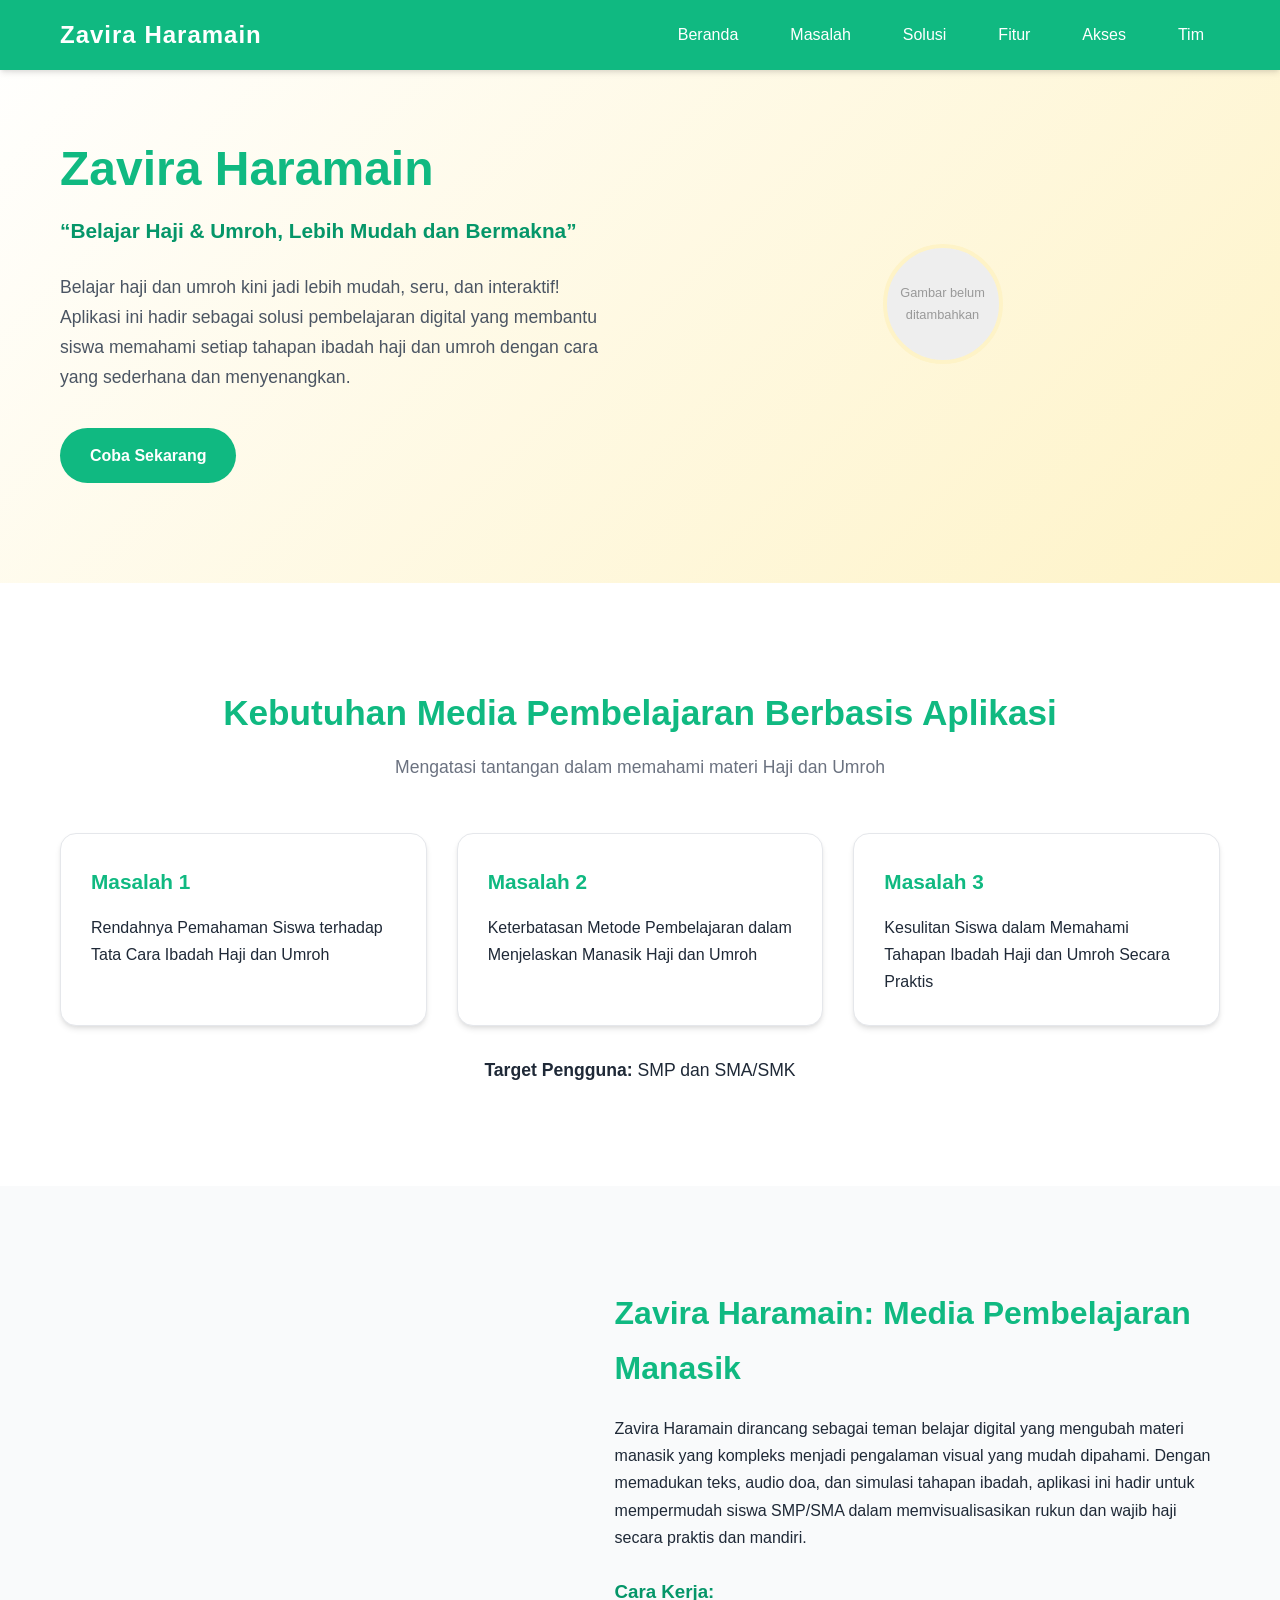
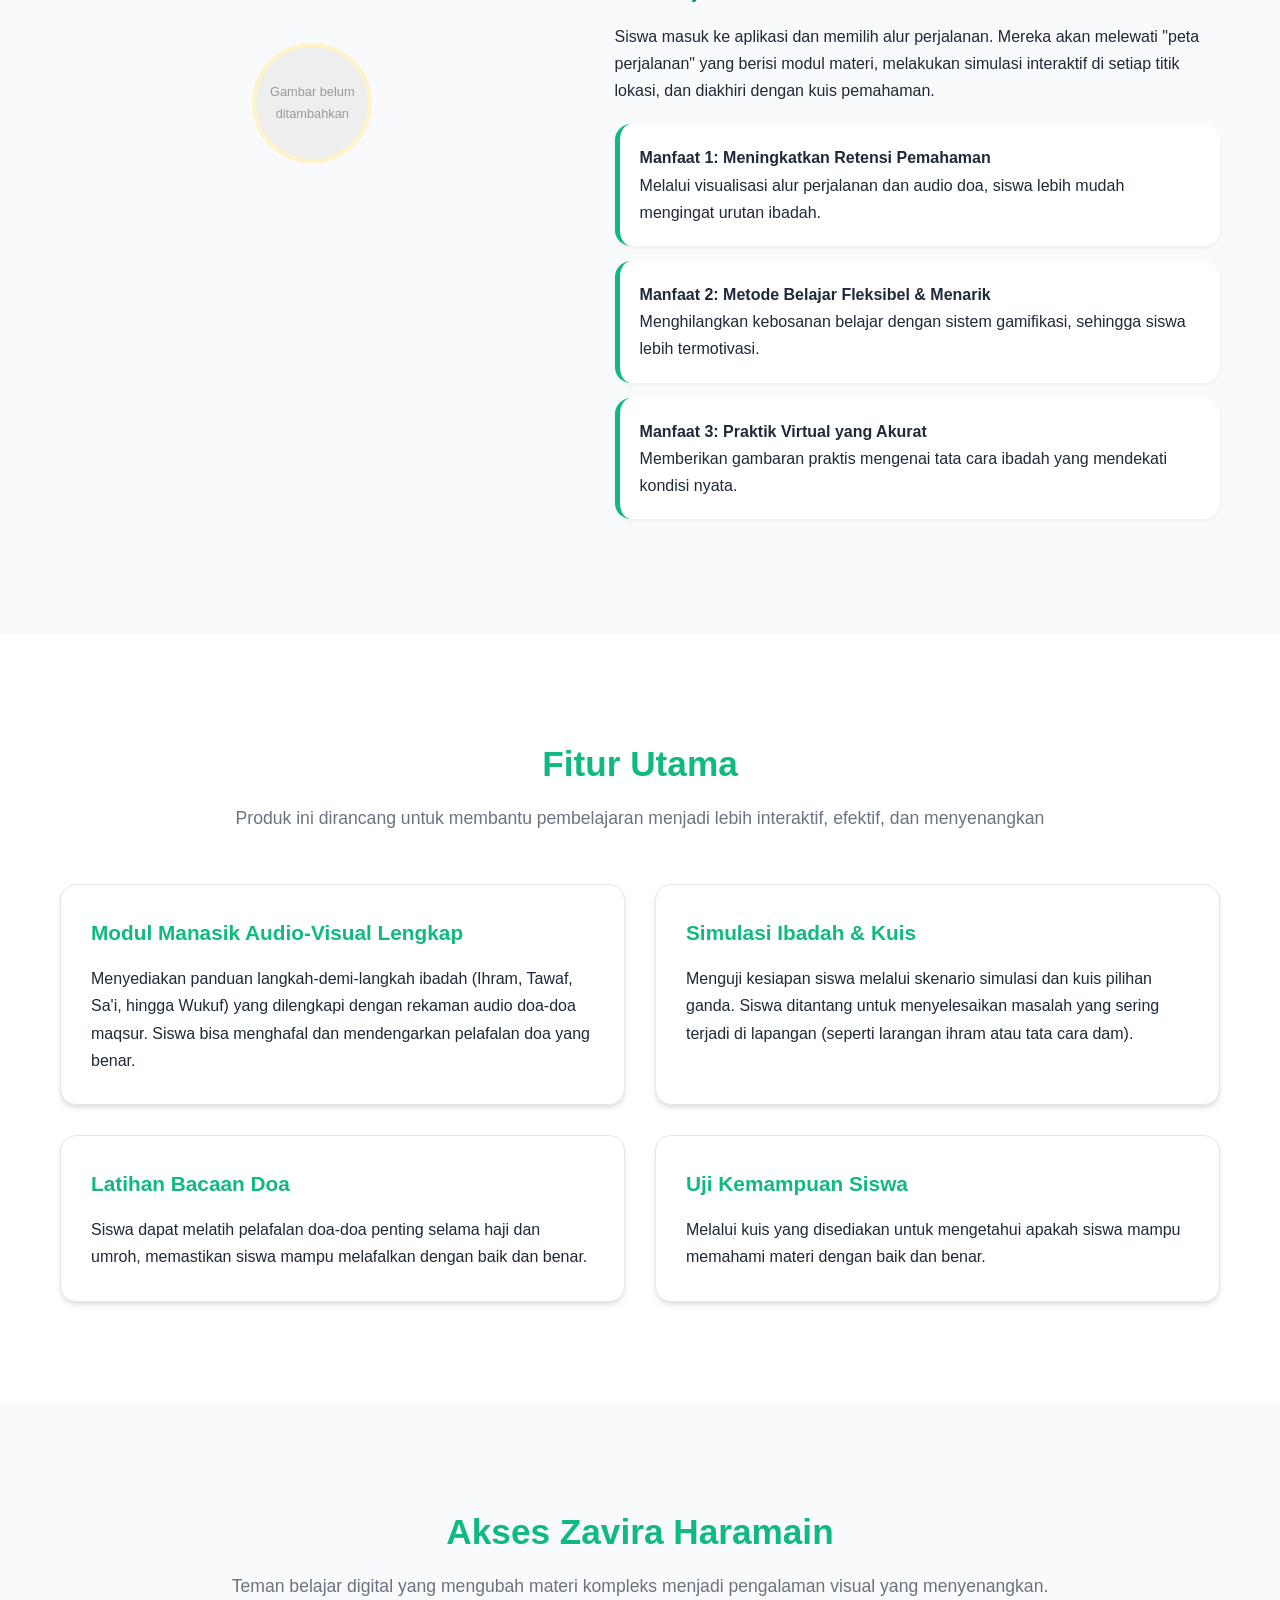
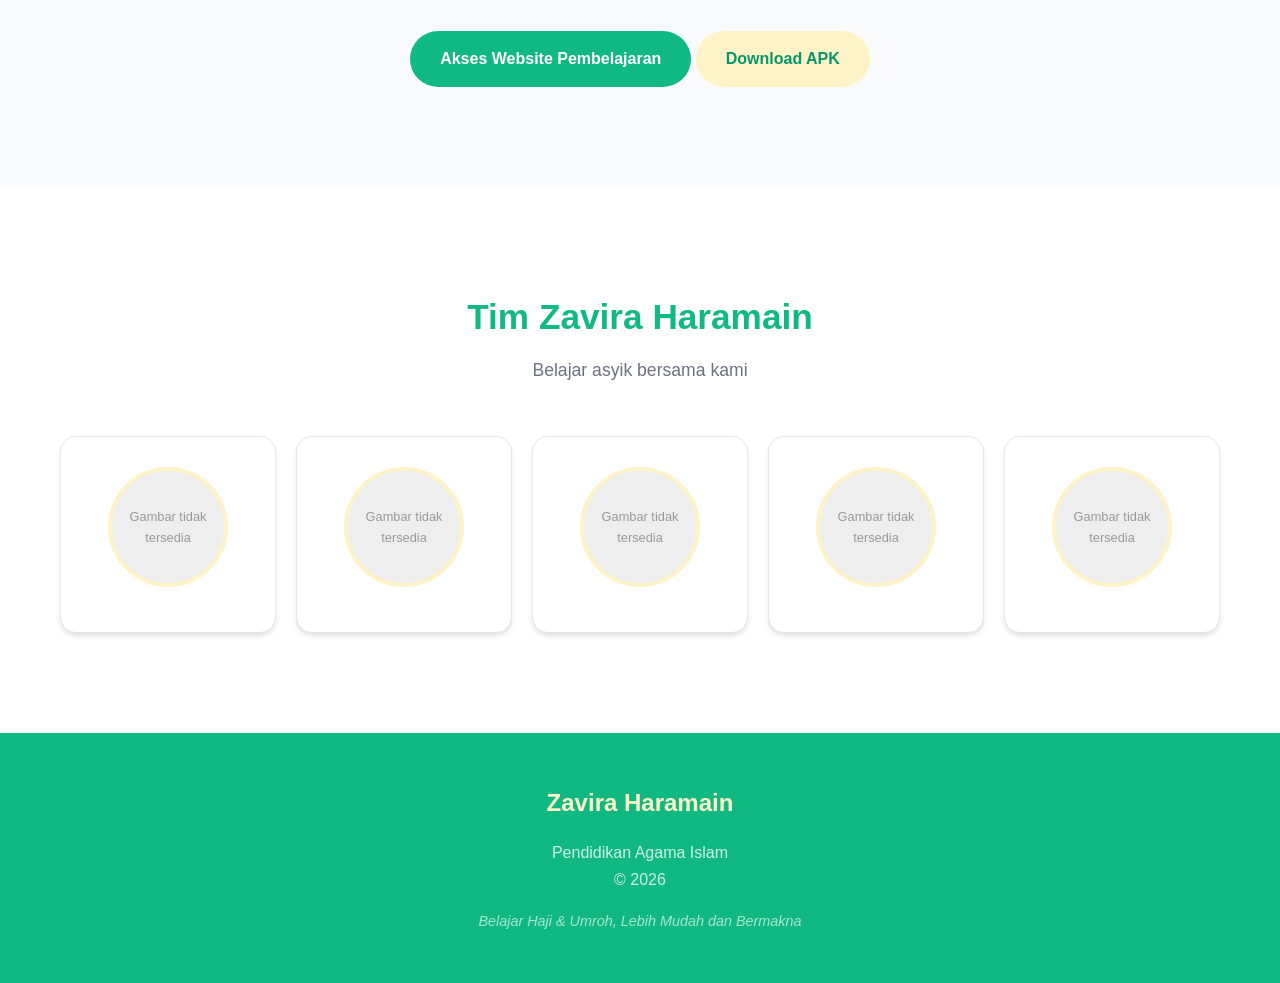
<file: index.html>
<!DOCTYPE html>
<html lang="id">
<head>
    <meta charset="UTF-8">
    <meta name="viewport" content="width=device-width, initial-scale=1.0">
    <title>Zavira Haramain - Belajar Haji & Umroh</title>
    <link rel="stylesheet" href="style.css">
</head>
<body>

    <!-- ==================== NAVBAR ==================== -->
    <nav class="navbar">
        <div class="nav-container">
            <a href="#beranda" class="nav-logo">Zavira Haramain</a>
            <button class="hamburger" id="hamburger" aria-label="Toggle Menu">
                <span class="bar"></span>
                <span class="bar"></span>
                <span class="bar"></span>
            </button>
            <ul class="nav-menu" id="nav-menu">
                <li><a href="#beranda" class="nav-link">Beranda</a></li>
                <li><a href="#masalah" class="nav-link">Masalah</a></li>
                <li><a href="#solusi" class="nav-link">Solusi</a></li>
                <li><a href="#fitur" class="nav-link">Fitur</a></li>
                <li><a href="#akses" class="nav-link">Akses</a></li>
                <li><a href="#tim" class="nav-link">Tim</a></li>
            </ul>
        </div>
    </nav>

    <!-- ==================== HERO SECTION ==================== -->
    <section id="beranda" class="hero-section">
        <div class="container hero-container">
            <div class="hero-text animate-on-scroll">
                <h1>Zavira Haramain</h1>
                <p class="tagline">“Belajar Haji & Umroh, Lebih Mudah dan Bermakna”</p>
                <p class="deskripsi">Belajar haji dan umroh kini jadi lebih mudah, seru, dan interaktif! Aplikasi ini hadir sebagai solusi pembelajaran digital yang membantu siswa memahami setiap tahapan ibadah haji dan umroh dengan cara yang sederhana dan menyenangkan.</p>
                <a href="#akses" class="btn btn-primary">Coba Sekarang</a>
            </div>
            <div class="hero-image animate-on-scroll">
                <img src="https://i.ibb.co.com/VpjPpQhT/Chat-GPT-Image-May-4-2026-09-10-22-AM.png" alt="gambar utama" onerror="this.style.display='none'; this.parentElement.innerHTML='<div class=\'img-fallback\'>Gambar belum ditambahkan</div>';">
            </div>
        </div>
    </section>

    <!-- ==================== MASALAH SECTION ==================== -->
    <section id="masalah" class="section">
        <div class="container">
            <h2 class="section-title animate-on-scroll">Kebutuhan Media Pembelajaran Berbasis Aplikasi</h2>
            <p class="section-subtitle animate-on-scroll">Mengatasi tantangan dalam memahami materi Haji dan Umroh</p>
            <div class="card-grid-3">
                <div class="card animate-on-scroll">
                    <h3>Masalah 1</h3>
                    <p>Rendahnya Pemahaman Siswa terhadap Tata Cara Ibadah Haji dan Umroh</p>
                </div>
                <div class="card animate-on-scroll">
                    <h3>Masalah 2</h3>
                    <p>Keterbatasan Metode Pembelajaran dalam Menjelaskan Manasik Haji dan Umroh</p>
                </div>
                <div class="card animate-on-scroll">
                    <h3>Masalah 3</h3>
                    <p>Kesulitan Siswa dalam Memahami Tahapan Ibadah Haji dan Umroh Secara Praktis</p>
                </div>
            </div>
            <p class="target-user animate-on-scroll" style="text-align: center; margin-top: 30px; font-size: 1.1rem;"><strong>Target Pengguna:</strong> SMP dan SMA/SMK</p>
        </div>
    </section>

    <!-- ==================== SOLUSI SECTION ==================== -->
    <section id="solusi" class="section section-alt">
        <div class="container solusi-container">
            <div class="solusi-image animate-on-scroll">
                <img src="https://i.ibb.co.com/tMdWK4Q1/Chat-GPT-Image-28-Apr-2026-22-01-22.png" alt="Solusi Pembelajaran" onerror="this.style.display='none'; this.parentElement.innerHTML='<div class=\'img-fallback\'>Gambar belum ditambahkan</div>';">
            </div>
            <div class="solusi-text animate-on-scroll">
                <h2>Zavira Haramain: Media Pembelajaran Manasik</h2>
                <p>Zavira Haramain dirancang sebagai teman belajar digital yang mengubah materi manasik yang kompleks menjadi pengalaman visual yang mudah dipahami. Dengan memadukan teks, audio doa, dan simulasi tahapan ibadah, aplikasi ini hadir untuk mempermudah siswa SMP/SMA dalam memvisualisasikan rukun dan wajib haji secara praktis dan mandiri.</p>
                
                <h3>Cara Kerja:</h3>
                <p style="margin-bottom: 20px;">Siswa masuk ke aplikasi dan memilih alur perjalanan. Mereka akan melewati "peta perjalanan" yang berisi modul materi, melakukan simulasi interaktif di setiap titik lokasi, dan diakhiri dengan kuis pemahaman.</p>

                <div class="manfaat-list">
                    <div class="manfaat-item">
                        <strong>Manfaat 1: Meningkatkan Retensi Pemahaman</strong>
                        <p>Melalui visualisasi alur perjalanan dan audio doa, siswa lebih mudah mengingat urutan ibadah.</p>
                    </div>
                    <div class="manfaat-item">
                        <strong>Manfaat 2: Metode Belajar Fleksibel & Menarik</strong>
                        <p>Menghilangkan kebosanan belajar dengan sistem gamifikasi, sehingga siswa lebih termotivasi.</p>
                    </div>
                    <div class="manfaat-item">
                        <strong>Manfaat 3: Praktik Virtual yang Akurat</strong>
                        <p>Memberikan gambaran praktis mengenai tata cara ibadah yang mendekati kondisi nyata.</p>
                    </div>
                </div>
            </div>
        </div>
    </section>

    <!-- ==================== FITUR SECTION ==================== -->
    <section id="fitur" class="section">
        <div class="container">
            <h2 class="section-title animate-on-scroll">Fitur Utama</h2>
            <p class="section-subtitle animate-on-scroll">Produk ini dirancang untuk membantu pembelajaran menjadi lebih interaktif, efektif, dan menyenangkan</p>
            
            <div class="card-grid-4">
                <div class="card fitur-card animate-on-scroll">
                    <h3>Modul Manasik Audio-Visual Lengkap</h3>
                    <p>Menyediakan panduan langkah-demi-langkah ibadah (Ihram, Tawaf, Sa'i, hingga Wukuf) yang dilengkapi dengan rekaman audio doa-doa maqsur. Siswa bisa menghafal dan mendengarkan pelafalan doa yang benar.</p>
                </div>
                <div class="card fitur-card animate-on-scroll">
                    <h3>Simulasi Ibadah & Kuis</h3>
                    <p>Menguji kesiapan siswa melalui skenario simulasi dan kuis pilihan ganda. Siswa ditantang untuk menyelesaikan masalah yang sering terjadi di lapangan (seperti larangan ihram atau tata cara dam).</p>
                </div>
                <div class="card fitur-card animate-on-scroll">
                    <h3>Latihan Bacaan Doa</h3>
                    <p>Siswa dapat melatih pelafalan doa-doa penting selama haji dan umroh, memastikan siswa mampu melafalkan dengan baik dan benar.</p>
                </div>
                <div class="card fitur-card animate-on-scroll">
                    <h3>Uji Kemampuan Siswa</h3>
                    <p>Melalui kuis yang disediakan untuk mengetahui apakah siswa mampu memahami materi dengan baik dan benar.</p>
                </div>
            </div>
        </div>
    </section>

    <!-- ==================== AKSES PRODUK SECTION ==================== -->
    <section id="akses" class="section section-alt">
        <div class="container text-center animate-on-scroll">
            <h2 class="section-title">Akses Zavira Haramain</h2>
            <p class="section-subtitle" style="margin-bottom: 30px;">Teman belajar digital yang mengubah materi kompleks menjadi pengalaman visual yang menyenangkan.</p>
            <div class="cta-buttons">
                <a href="belajar.html" class="btn btn-primary">Akses Website Pembelajaran</a>
                <a href="#" class="btn btn-secondary">Download APK</a>
            </div>
        </div>
    </section>

    <!-- ==================== TIM SECTION ==================== -->
    <section id="tim" class="section">
        <div class="container">
            <h2 class="section-title animate-on-scroll">Tim Zavira Haramain</h2>
            <p class="section-subtitle animate-on-scroll">Belajar asyik bersama kami</p>
            
            <div class="card-grid-5">
                <div class="card tim-card animate-on-scroll">
                    <img src="https://i.ibb.co.com/hRMTFq5f/Whats-App-Image-2026-04-20-at-08-05-43.jpg" alt="Aiva Rahmayani" onerror="this.style.display='none'; this.parentElement.innerHTML='<div class=\'img-fallback\'>Gambar tidak tersedia</div>';">
                    <h3>Aiva Rahmayani</h3>
                    <p>Project Manager</p>
                </div>
                <div class="card tim-card animate-on-scroll">
                    <img src="https://i.ibb.co.com/DgbrDnhr/foto-rifad.jpg" alt="Muhammad Rifad" onerror="this.style.display='none'; this.parentElement.innerHTML='<div class=\'img-fallback\'>Gambar tidak tersedia</div>';">
                    <h3>M. Rifad Rahmadhani</h3>
                    <p>Pengembang Aplikasi</p>
                </div>
                <div class="card tim-card animate-on-scroll">
                    <img src="https://i.ibb.co.com/xq7KNdT9/Whats-App-Image-2026-04-20-at-08-05-28-1.jpg" alt="Ivan Nur" onerror="this.style.display='none'; this.parentElement.innerHTML='<div class=\'img-fallback\'>Gambar tidak tersedia</div>';">
                    <h3>Ivan Nur Adrian P.</h3>
                    <p>Content Developer</p>
                </div>
                <div class="card tim-card animate-on-scroll">
                    <img src="https://i.ibb.co.com/ZRxQ8wc7/Whats-App-Image-2026-04-20-at-07-52-37.jpg" alt="Areta Farah" onerror="this.style.display='none'; this.parentElement.innerHTML='<div class=\'img-fallback\'>Gambar tidak tersedia</div>';">
                    <h3>Areta Farah M.</h3>
                    <p>QA & Tester</p>
                </div>
                <div class="card tim-card animate-on-scroll">
                    <img src="https://i.ibb.co.com/TDTFQJ3z/Whats-App-Image-2026-04-27-at-08-12-54.jpg" alt="Zayyan Nouval" onerror="this.style.display='none'; this.parentElement.innerHTML='<div class=\'img-fallback\'>Gambar tidak tersedia</div>';">
                    <h3>Zayyan Nouval Aziz</h3>
                    <p>UI/UX Designer</p>
                </div>
            </div>
        </div>
    </section>

    <!-- ==================== FOOTER ==================== -->
    <footer class="footer">
        <div class="container">
            <h3>Zavira Haramain</h3>
            <p>Pendidikan Agama Islam</p>
            <p>© 2026</p>
            <p style="margin-top: 15px; font-style: italic; font-size: 0.9rem; opacity: 0.8;">Belajar Haji & Umroh, Lebih Mudah dan Bermakna</p>
        </div>
    </footer>

    <script src="script.js"></script>
</body>
</html>
</file>
<file: style.css>
/* ==================== VARIABEL WARNA (TEMA BARU) ==================== */
:root {
    --warna-utama: #10B981;         /* Hijau Zamrud Cerah */
    --warna-sekunder: #FEF3C7;      /* Cream Lembut */
    --warna-aksen: #059669;         /* Hijau Gelap untuk Tombol/Hover */
    --warna-bg-utama: #FFFFFF;      /* Putih */
    --warna-bg-section: #F9FAFB;    /* Putih Tulang / Abu sangat muda */
    --warna-bg-card: #FFFFFF;       /* Putih */
    --warna-teks-utama: #1F2937;    /* Abu-abu Gelap */
    --warna-teks-sekunder: #FFFFFF; /* Putih */
    
    /* Variabel Ukuran & Efek */
    --radius: 16px;                 /* Lebih melengkung & modern */
    --shadow: 0 4px 6px -1px rgba(0, 0, 0, 0.1), 0 2px 4px -1px rgba(0, 0, 0, 0.06);
    --shadow-hover: 0 10px 15px -3px rgba(0, 0, 0, 0.1), 0 4px 6px -2px rgba(0, 0, 0, 0.05);
    --transisi: all 0.3s ease;
}

/* ==================== RESET DASAR ==================== */
* {
    margin: 0;
    padding: 0;
    box-sizing: border-box;
}

body {
    font-family: -apple-system, BlinkMacSystemFont, "Segoe UI", Roboto, "Helvetica Neue", Arial, sans-serif;
    background-color: var(--warna-bg-utama);
    color: var(--warna-teks-utama);
    line-height: 1.7;
}

/* ==================== LAYOUT UMUM ==================== */
.container {
    max-width: 1200px;
    margin: 0 auto;
    padding: 0 20px;
}

.section { padding: 100px 0; }
.section-alt { background-color: var(--warna-bg-section); }

.section-title {
    text-align: center;
    font-size: 2.2rem;
    color: var(--warna-utama);
    margin-bottom: 10px;
    font-weight: 700;
}

.section-subtitle {
    text-align: center;
    font-size: 1.1rem;
    margin-bottom: 50px;
    color: #6B7280;
}

.text-center { text-align: center; }

/* ==================== NAVBAR ==================== */
.navbar {
    background-color: var(--warna-utama);
    position: fixed;
    top: 0;
    width: 100%;
    z-index: 1000;
    box-shadow: var(--shadow);
}

.nav-container {
    max-width: 1200px;
    margin: 0 auto;
    padding: 0 20px;
    display: flex;
    justify-content: space-between;
    align-items: center;
    height: 70px;
}

.nav-logo {
    color: var(--warna-teks-sekunder);
    font-size: 1.5rem;
    font-weight: bold;
    text-decoration: none;
    letter-spacing: 1px;
}

.nav-menu { display: flex; list-style: none; gap: 20px; }

.nav-link {
    color: var(--warna-teks-sekunder);
    text-decoration: none;
    font-weight: 500;
    transition: var(--transisi);
    padding: 8px 16px;
    border-radius: 50px;
}

.nav-link:hover {
    background-color: var(--warna-sekunder);
    color: var(--warna-aksen);
}

.hamburger { display: none; cursor: pointer; background: transparent; border: none; }
.bar { display: block; width: 25px; height: 3px; margin: 5px auto; background-color: var(--warna-teks-sekunder); transition: var(--transisi); }

/* ==================== HERO SECTION ==================== */
.hero-section {
    padding-top: 140px;
    padding-bottom: 100px;
    background: linear-gradient(135deg, var(--warna-bg-utama) 0%, var(--warna-sekunder) 100%);
}

.hero-container { display: flex; align-items: center; gap: 50px; }
.hero-text { flex: 1; }
.hero-text h1 { font-size: 3rem; color: var(--warna-utama); margin-bottom: 15px; line-height: 1.2; }
.hero-text .tagline { font-size: 1.3rem; color: var(--warna-aksen); font-weight: bold; margin-bottom: 25px; }
.hero-text .deskripsi { margin-bottom: 35px; font-size: 1.1rem; color: #4B5563; }
.hero-image { flex: 1; display: flex; justify-content: center; }
.hero-image img { max-width: 100%; height: auto; border-radius: var(--radius); box-shadow: var(--shadow-hover); }

/* ==================== CARD GRID ==================== */
.card-grid-3 { display: grid; grid-template-columns: repeat(3, 1fr); gap: 30px; }
.card-grid-4 { display: grid; grid-template-columns: repeat(2, 1fr); gap: 30px; }
.card-grid-5 { display: grid; grid-template-columns: repeat(auto-fit, minmax(150px, 1fr)); gap: 20px; }

.card {
    background-color: var(--warna-bg-card);
    padding: 30px;
    border-radius: var(--radius);
    box-shadow: var(--shadow);
    transition: var(--transisi);
    border: 1px solid #E5E7EB;
}

.card:hover { transform: translateY(-8px); box-shadow: var(--shadow-hover); border-color: var(--warna-utama); }
.card h3 { color: var(--warna-utama); margin-bottom: 15px; font-size: 1.3rem; }

/* ==================== SOLUSI SECTION ==================== */
.solusi-container { display: flex; gap: 50px; align-items: center; }
.solusi-image { flex: 1; }
.solusi-image img { width: 100%; border-radius: var(--radius); box-shadow: var(--shadow); }
.solusi-text { flex: 1.2; }
.solusi-text h2 { color: var(--warna-utama); margin-bottom: 20px; font-size: 2rem; }
.solusi-text h3 { color: var(--warna-aksen); margin-top: 25px; margin-bottom: 15px; }
.manfaat-item { background-color: var(--warna-bg-utama); padding: 20px; border-radius: var(--radius); margin-bottom: 15px; border-left: 5px solid var(--warna-utama); box-shadow: 0 2px 4px rgba(0,0,0,0.05); }

/* ==================== TOMBOL ==================== */
.btn {
    display: inline-block;
    padding: 14px 30px;
    font-size: 1rem;
    font-weight: bold;
    text-decoration: none;
    border-radius: 50px;
    transition: var(--transisi);
    cursor: pointer;
    text-align: center;
}

.btn-primary { background-color: var(--warna-utama); color: var(--warna-teks-sekunder); }
.btn-primary:hover { background-color: var(--warna-aksen); transform: scale(1.05); color: white;}
.btn-secondary { background-color: var(--warna-sekunder); color: var(--warna-aksen); border: none; }
.btn-secondary:hover { background-color: #FDE68A; transform: scale(1.05); }

/* ==================== TIM SECTION ==================== */
.tim-card { text-align: center; padding: 30px 15px; }
.tim-card img { width: 120px; height: 120px; object-fit: cover; border-radius: 50%; margin-bottom: 15px; border: 4px solid var(--warna-sekunder); }
.tim-card h3 { font-size: 1.1rem; margin-bottom: 5px; color: var(--warna-utama); }
.tim-card p { font-size: 0.9rem; color: #6B7280; }
.img-fallback { width: 120px; height: 120px; border-radius: 50%; background-color: #eee; margin: 0 auto 15px auto; display: flex; align-items: center; justify-content: center; font-size: 0.8rem; color: #999; text-align: center; padding: 10px; border: 4px solid var(--warna-sekunder);}

/* ==================== FOOTER ==================== */
.footer { background-color: var(--warna-utama); color: var(--warna-teks-sekunder); text-align: center; padding: 50px 0; }
.footer h3 { color: var(--warna-sekunder); margin-bottom: 15px; font-size: 1.5rem; }
.footer p { color: rgba(255,255,255,0.8); }

/* ==================== ANIMASI SCROLL ==================== */
.animate-on-scroll { opacity: 0; transform: translateY(30px); transition: opacity 0.6s ease-out, transform 0.6s ease-out; }
.animate-on-scroll.visible { opacity: 1; transform: translateY(0); }

/* ==================== LAYOUT LMS (belajar.html) ==================== */
.lms-container { display: flex; margin-top: 70px; min-height: calc(100vh - 70px); }
.sidebar { width: 300px; background-color: var(--warna-bg-section); color: var(--warna-teks-utama); padding: 30px 20px; border-right: 1px solid #E5E7EB; overflow-y: auto; }
.sidebar h2 { font-size: 1.3rem; margin-bottom: 20px; color: var(--warna-utama); border-bottom: 2px solid var(--warna-sekunder); padding-bottom: 10px; }
.sidebar ul { list-style: none; }
.sidebar li { margin-bottom: 8px; }
.sidebar a { color: var(--warna-teks-utama); text-decoration: none; display: block; padding: 12px 15px; border-radius: 8px; transition: var(--transisi); font-size: 1rem; font-weight: bold;}
.sidebar a:hover, .sidebar a.active-link { background-color: var(--warna-utama); color: var(--warna-teks-sekunder); }

.lms-content { flex: 1; padding: 40px; background-color: var(--warna-bg-utama); overflow-x: hidden; }
.lms-header { margin-bottom: 20px; padding-bottom: 20px; border-bottom: 2px solid var(--warna-sekunder); text-align: center;}
.lms-header h1 { color: var(--warna-utama); font-size: 2.5rem; margin-bottom: 10px;}

.bab-section { display: none; animation: fadeIn 0.5s; }
.bab-section.active { display: block; }
.welcome-lms { display: block; text-align: center; padding: 50px 0; animation: fadeIn 0.5s; }

/* Level 1: Chapter Header */
.bab-header h2 { color: var(--warna-utama); font-size: 2rem; margin-bottom: 20px; }

/* Level 2: Subbab Top Navigation Tabs (Sticky & Scrollable) */
.subbab-nav {
    display: flex;
    gap: 5px;
    overflow-x: auto;
    white-space: nowrap;
    position: sticky;
    top: 70px; /* Di bawah navbar utama */
    z-index: 90;
    background: var(--warna-bg-utama);
    padding: 15px 0 0 0;
    margin-bottom: 30px;
    border-bottom: 2px solid #E5E7EB;
    scrollbar-width: none; /* Hide scrollbar Firefox */
}
.subbab-nav::-webkit-scrollbar { display: none; } /* Hide scrollbar Chrome/Safari */

.tab-btn {
    background: none;
    border: none;
    padding: 12px 20px;
    font-size: 0.95rem;
    font-weight: bold;
    color: #6B7280;
    cursor: pointer;
    border-bottom: 3px solid transparent;
    transition: var(--transisi);
    outline: none;
}
.tab-btn:hover {
    color: var(--warna-aksen);
    background: var(--warna-bg-section);
    border-radius: 8px 8px 0 0;
}
.tab-btn.active-tab {
    color: var(--warna-utama);
    border-bottom-color: var(--warna-utama);
}

/* Level 3: Materi Content */
.materi-content {
    background: var(--warna-bg-card);
    padding: 30px;
    border-radius: var(--radius);
    box-shadow: var(--shadow);
    border: 1px solid #E5E7EB;
    min-height: 400px;
}
.subbab-content { display: none; animation: slideUp 0.4s ease-out forwards; opacity: 0; transform: translateY(10px); }
.subbab-content.active { display: block; }

.subbab-content h3 { color: var(--warna-aksen); margin-bottom: 20px; font-size: 1.5rem; }
.subbab-content p { margin-bottom: 15px; text-align: justify; line-height: 1.8; }
.subbab-content img { max-width: 100%; height: auto; border-radius: 8px; margin: 20px 0; box-shadow: var(--shadow); display: block; }

.sidebar-toggle { display: none; position: fixed; bottom: 20px; right: 20px; background-color: var(--warna-utama); color: white; border: none; padding: 15px 20px; border-radius: 50px; font-size: 1.2rem; cursor: pointer; z-index: 999; box-shadow: var(--shadow-hover); }

/* Animasi Khusus Tab */
@keyframes fadeIn { from { opacity: 0; } to { opacity: 1; } }
@keyframes slideUp { from { opacity: 0; transform: translateY(15px); } to { opacity: 1; transform: translateY(0); } }

/* ==================== RESPONSIVE MOBILE ==================== */
@media (max-width: 768px) {
    .nav-menu { position: fixed; left: -100%; top: 70px; flex-direction: column; background-color: var(--warna-utama); width: 100%; text-align: center; transition: 0.3s; padding: 20px 0; box-shadow: 0 10px 10px rgba(0,0,0,0.1); }
    .nav-menu.active { left: 0; }
    .hamburger { display: block; }
    .hero-container { flex-direction: column-reverse; text-align: center; }
    .card-grid-3, .card-grid-4, .card-grid-5 { grid-template-columns: 1fr; }
    .solusi-container { flex-direction: column; }
    
    .lms-container { flex-direction: column; margin-top: 70px; }
    .sidebar { width: 100%; position: fixed; top: 70px; left: -100%; height: calc(100vh - 70px); z-index: 900; transition: 0.3s; background-color: white;}
    .sidebar.active { left: 0; }
    .sidebar-toggle { display: block; }
    .lms-content { padding: 20px; overflow-x: hidden;}
    .subbab-nav { padding-bottom: 5px; } /* Memberi ruang sentuhan di mobile */
    .materi-content { padding: 20px 15px; }
}
</file>
